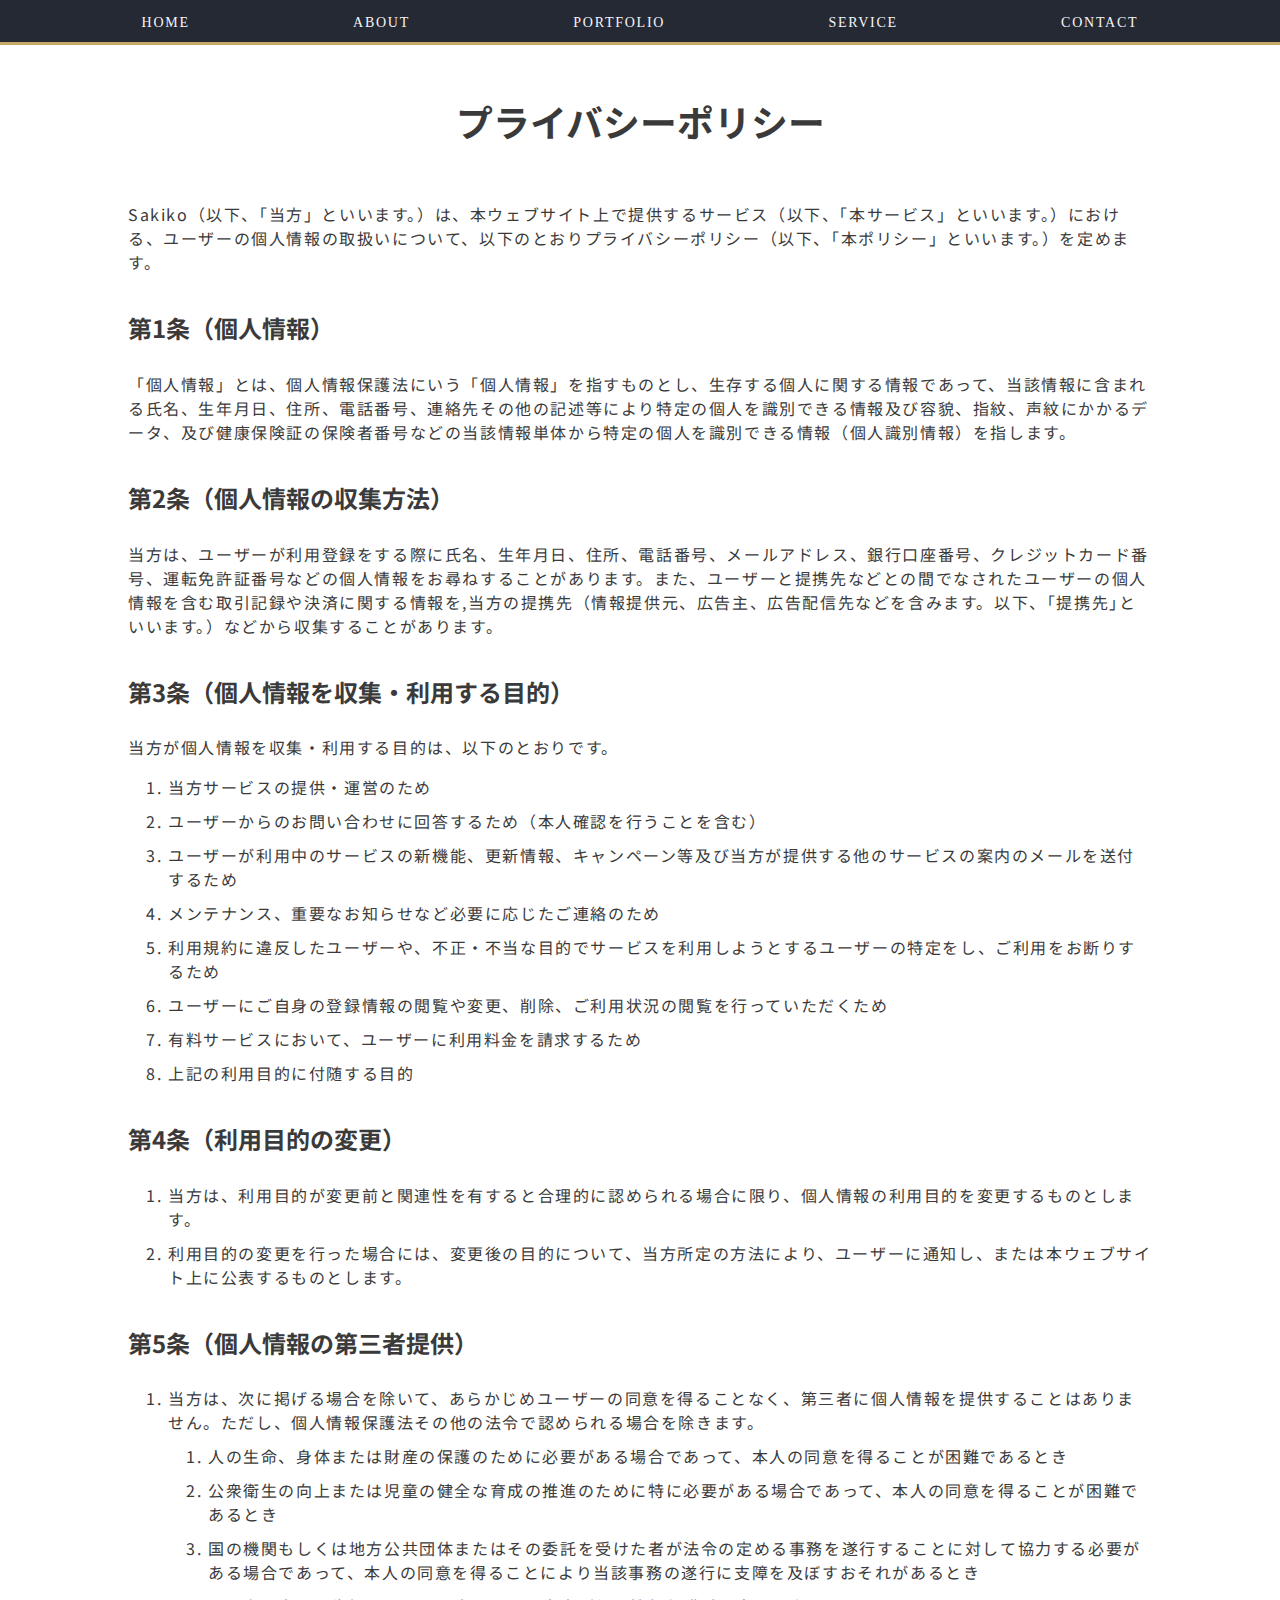
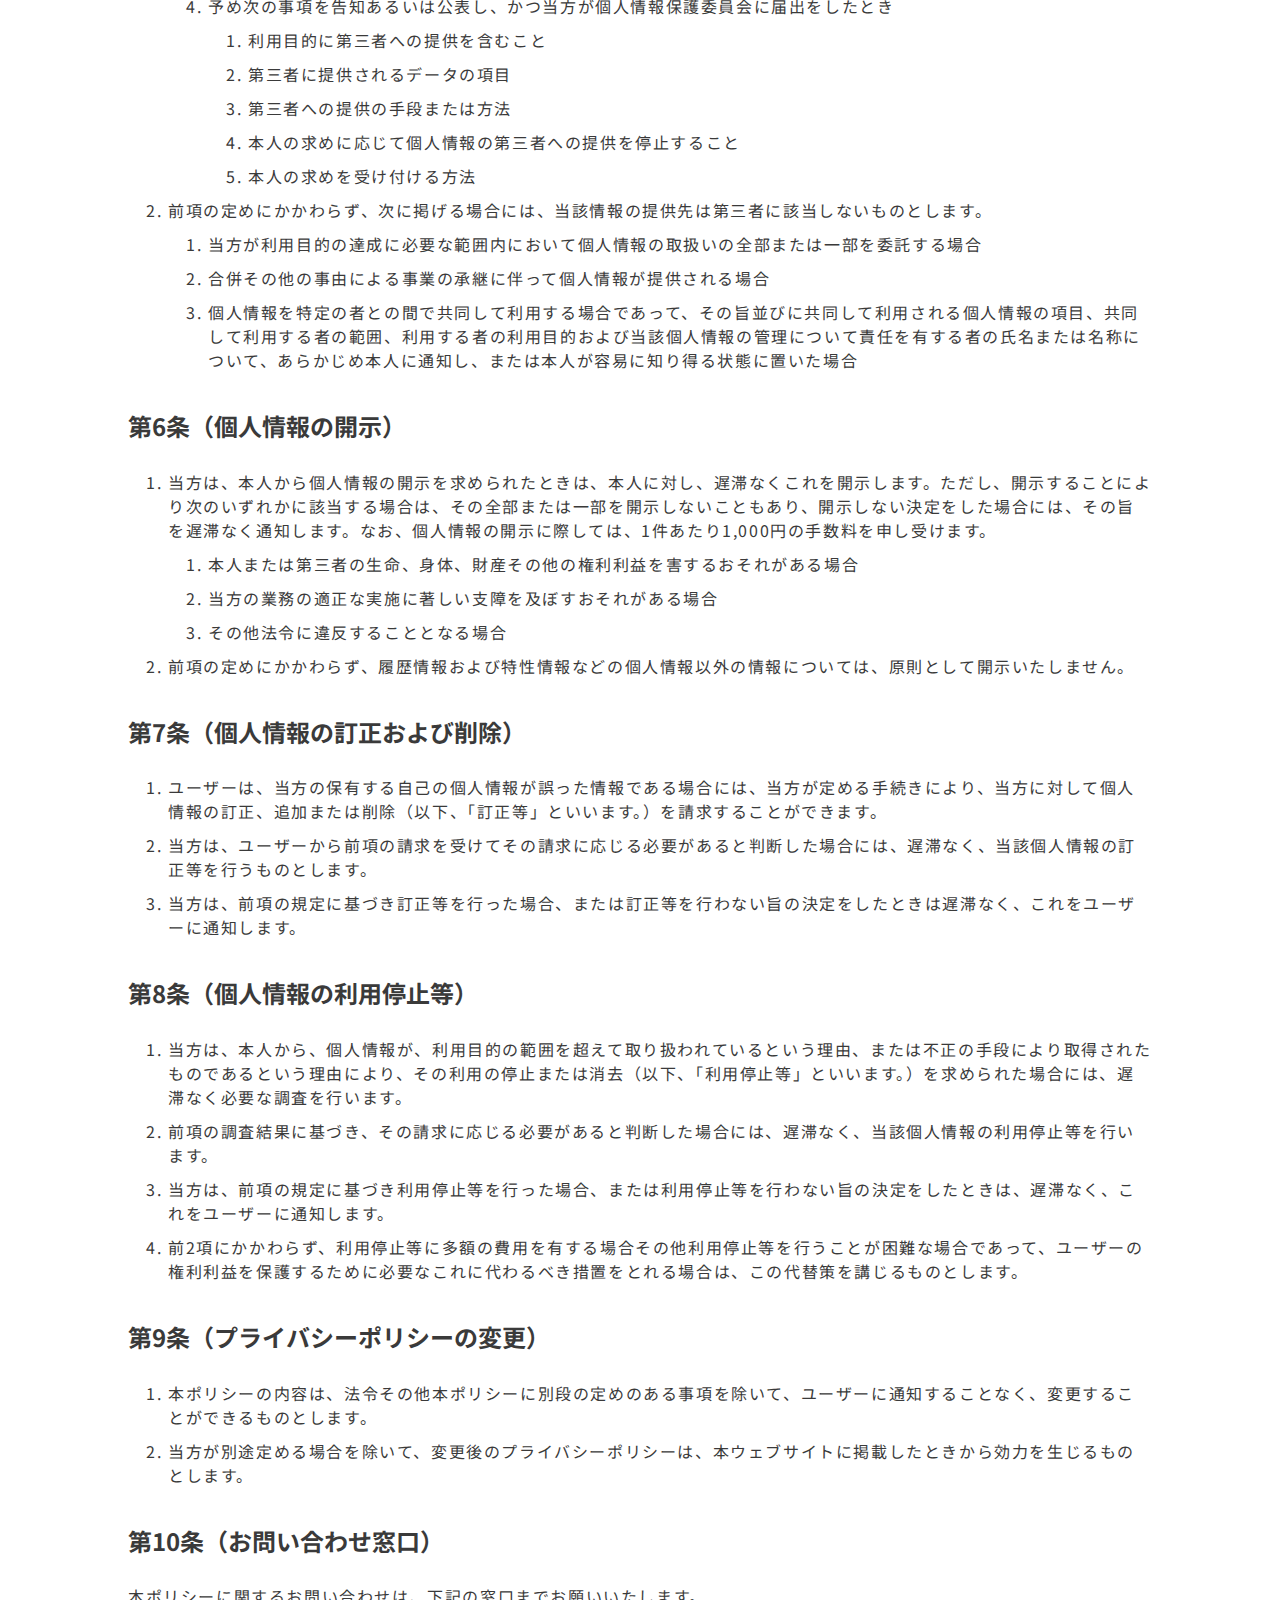
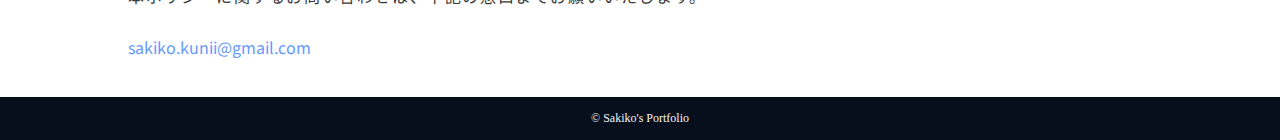
<file: privacy.html>
<!DOCTYPE html>
<html lang="ja">
  <head>
    <meta charset="utf-8">
    <meta name="robots" content="noindex,nofollow" />
    <title>プライバシーポリシー|Sakiko's Portfolio</title>
    <meta name="description" content="Webエンジニア「Sakiko」のポートフォリオサイトです。" />
    <meta name="viewport" content="width=device-width,minimum-scale=1,initial-scale=1">
    <meta http-equiv="X-UA-Compatible" content="IE=Edge">

    <link rel="shortcut icon" href="image/favicon.ico">

    <!-- 外部ファイルの読み込み -->
    <link rel="stylesheet" href="css/reset.css">
    <link rel="stylesheet" href="css/privacy.css">
    <script src="https://code.jquery.com/jquery-3.5.1.min.js"></script>
    <script src="https://ajax.googleapis.com/ajax/libs/jquery/3.5.1/jquery.min.js"></script>
    <script src="js/smooth-scroll.polyfills.min.js" defer></script>
    <script src="js/t.min.js" defer></script>
    <script src="js/main.js" defer></script>

    <!-- フォント -->
    <link rel="stylesheet" href="https://indestructibletype-fonthosting.github.io/renner.css" type="text/css" charset="utf-8" />
    <link rel="preconnect" href="https://fonts.googleapis.com">
    <link rel="preconnect" href="https://fonts.gstatic.com" crossorigin>
    <link href="https://fonts.googleapis.com/css2?family=Noto+Sans+JP&display=swap" rel="stylesheet">
  </head>
  
<body>
  <!-- ハンバーガーメニュー（SPのみ） -->
  <header class="hamburger">
    <div class="hamburger-btn">
      <span class="hamburger-btn_bar"></span>
      <span class="hamburger-btn_bar"></span>
      <span class="hamburger-btn_bar"></span>
    </div>
    <div class="hamburger-nav">
      <ul class="hamburger-nav_wrap">
        <li class="hamburger-nav_item"><a href="index.html#mainview">Home</a></li>
        <li class="hamburger-nav_item"><a href="index.html#about">About</a></li>
        <li class="hamburger-nav_item"><a href="index.html#portfolio">Portfolio</a></li>
        <li class="hamburger-nav_item"><a href="index.html#service">Service</a></li>
        <li class="hamburger-nav_item"><a href="index.html#contact">Contact</a></li>
      </ul>
    </div>
    <div class="hamburger-cover"></div>
  </header>

  <!-- nav（PCのみ） -->
  <nav class="nav-bar" id="nav">
    <ul class="nav-wrap contents">
      <li class="nav-item"><a href="index.html#mainview">Home</a></li>
      <li class="nav-item"><a href="index.html#about">About</a></li>
      <li class="nav-item"><a href="index.html#portfolio">Portfolio</a></li>
      <li class="nav-item"><a href="index.html#service">Service</a></li>
      <li class="nav-item"><a href="index.html#contact">Contact</a></li>
    </ul>
  </nav>

  <!-- プライバシーポリシー -->
  <h1 class="title">プライバシーポリシー</h1>
  <div class="privacy-contents">
    <div class="paragraph">
      <p class="paragraph-text">
        Sakiko（以下、「当方」といいます。）は、本ウェブサイト上で提供するサービス（以下、「本サービス」といいます。）における、ユーザーの個人情報の取扱いについて、以下のとおりプライバシーポリシー（以下、「本ポリシー」といいます。）を定めます。
      </p>
    </div>
    <div class="paragraph">
      <h2 class="subtitle">第1条（個人情報）</h2>
      <p class="paragraph-text">
        「個人情報」とは、個人情報保護法にいう「個人情報」を指すものとし、生存する個人に関する情報であって、当該情報に含まれる氏名、生年月日、住所、電話番号、連絡先その他の記述等により特定の個人を識別できる情報及び容貌、指紋、声紋にかかるデータ、及び健康保険証の保険者番号などの当該情報単体から特定の個人を識別できる情報（個人識別情報）を指します。
      </p>
    </div>
    <div class="paragraph">
      <h2 class="subtitle">第2条（個人情報の収集方法）</h2>
      <p class="paragraph-text">
        当方は、ユーザーが利用登録をする際に氏名、生年月日、住所、電話番号、メールアドレス、銀行口座番号、クレジットカード番号、運転免許証番号などの個人情報をお尋ねすることがあります。また、ユーザーと提携先などとの間でなされたユーザーの個人情報を含む取引記録や決済に関する情報を,当方の提携先（情報提供元、広告主、広告配信先などを含みます。以下、｢提携先｣といいます。）などから収集することがあります。
      </p>
    </div>
    <div class="paragraph">
      <h2 class="subtitle">第3条（個人情報を収集・利用する目的）</h2>
      <p class="paragraph-text">当方が個人情報を収集・利用する目的は、以下のとおりです。</p>
      <ol class="paragraph-text ol">
        <li class="paragraph-text li">当方サービスの提供・運営のため</li>
        <li class="paragraph-text li">ユーザーからのお問い合わせに回答するため（本人確認を行うことを含む）</li>
        <li class="paragraph-text li">ユーザーが利用中のサービスの新機能、更新情報、キャンペーン等及び当方が提供する他のサービスの案内のメールを送付するため</li>
        <li class="paragraph-text li">メンテナンス、重要なお知らせなど必要に応じたご連絡のため</li>
        <li class="paragraph-text li">利用規約に違反したユーザーや、不正・不当な目的でサービスを利用しようとするユーザーの特定をし、ご利用をお断りするため</li>
        <li class="paragraph-text li">ユーザーにご自身の登録情報の閲覧や変更、削除、ご利用状況の閲覧を行っていただくため</li>
        <li class="paragraph-text li">有料サービスにおいて、ユーザーに利用料金を請求するため</li>
        <li class="paragraph-text li">上記の利用目的に付随する目的</li>
      </ol>
    </div>
    <div class="paragraph">
      <h2 class="subtitle">第4条（利用目的の変更）</h2>
      <ol class="paragraph-text ol">
        <li class="paragraph-text li">当方は、利用目的が変更前と関連性を有すると合理的に認められる場合に限り、個人情報の利用目的を変更するものとします。</li>
        <li class="paragraph-text li">利用目的の変更を行った場合には、変更後の目的について、当方所定の方法により、ユーザーに通知し、または本ウェブサイト上に公表するものとします。</li>
      </ol>
    </div>
    <div class="paragraph">
      <h2 class="subtitle">第5条（個人情報の第三者提供）</h2>
      <ol class="paragraph-text ol">
        <li class="paragraph-text li">
          当方は、次に掲げる場合を除いて、あらかじめユーザーの同意を得ることなく、第三者に個人情報を提供することはありません。ただし、個人情報保護法その他の法令で認められる場合を除きます。
          <ol class="paragraph-text ol">
            <li class="paragraph-text li top">人の生命、身体または財産の保護のために必要がある場合であって、本人の同意を得ることが困難であるとき</li>
            <li class="paragraph-text li">公衆衛生の向上または児童の健全な育成の推進のために特に必要がある場合であって、本人の同意を得ることが困難であるとき</li>
            <li class="paragraph-text li">国の機関もしくは地方公共団体またはその委託を受けた者が法令の定める事務を遂行することに対して協力する必要がある場合であって、本人の同意を得ることにより当該事務の遂行に支障を及ぼすおそれがあるとき</li>
            <li class="paragraph-text li">
              予め次の事項を告知あるいは公表し、かつ当方が個人情報保護委員会に届出をしたとき
              <ol class="paragraph-text ol">
                <li class="paragraph-text li top">利用目的に第三者への提供を含むこと</li>
                <li class="paragraph-text li">第三者に提供されるデータの項目</li>
                <li class="paragraph-text li">第三者への提供の手段または方法</li>
                <li class="paragraph-text li">本人の求めに応じて個人情報の第三者への提供を停止すること</li>
                <li class="paragraph-text li">本人の求めを受け付ける方法</li>
              </ol>
            </li>
          </ol>
        </li>
        <li class="paragraph-text li">
          前項の定めにかかわらず、次に掲げる場合には、当該情報の提供先は第三者に該当しないものとします。
          <ol class="paragraph-text ol">
            <li class="paragraph-text li top">当方が利用目的の達成に必要な範囲内において個人情報の取扱いの全部または一部を委託する場合</li>
            <li class="paragraph-text li">合併その他の事由による事業の承継に伴って個人情報が提供される場合</li>
            <li class="paragraph-text li">個人情報を特定の者との間で共同して利用する場合であって、その旨並びに共同して利用される個人情報の項目、共同して利用する者の範囲、利用する者の利用目的および当該個人情報の管理について責任を有する者の氏名または名称について、あらかじめ本人に通知し、または本人が容易に知り得る状態に置いた場合</li>
          </ol>
        </li>
      </ol>
    </div>
    <div class="paragraph">
      <h2 class="subtitle">第6条（個人情報の開示）</h2>
      <ol class="paragraph-text ol">
        <li class="paragraph-text li">
          当方は、本人から個人情報の開示を求められたときは、本人に対し、遅滞なくこれを開示します。ただし、開示することにより次のいずれかに該当する場合は、その全部または一部を開示しないこともあり、開示しない決定をした場合には、その旨を遅滞なく通知します。なお、個人情報の開示に際しては、1件あたり1,000円の手数料を申し受けます。
          <ol class="paragraph-text ol">
            <li class="paragraph-text li top">本人または第三者の生命、身体、財産その他の権利利益を害するおそれがある場合</li>
            <li class="paragraph-text li">当方の業務の適正な実施に著しい支障を及ぼすおそれがある場合</li>
            <li class="paragraph-text li">その他法令に違反することとなる場合</li>
          </ol>
        </li>
        <li class="paragraph-text li">前項の定めにかかわらず、履歴情報および特性情報などの個人情報以外の情報については、原則として開示いたしません。</li>
      </ol>
    </div>
    <div class="paragraph">
      <h2 class="subtitle">第7条（個人情報の訂正および削除）</h2>
      <ol class="paragraph-text ol">
        <li class="paragraph-text li">ユーザーは、当方の保有する自己の個人情報が誤った情報である場合には、当方が定める手続きにより、当方に対して個人情報の訂正、追加または削除（以下、「訂正等」といいます。）を請求することができます。</li>
        <li class="paragraph-text li">当方は、ユーザーから前項の請求を受けてその請求に応じる必要があると判断した場合には、遅滞なく、当該個人情報の訂正等を行うものとします。</li>
        <li class="paragraph-text li">当方は、前項の規定に基づき訂正等を行った場合、または訂正等を行わない旨の決定をしたときは遅滞なく、これをユーザーに通知します。</li>
      </ol>
    </div>
    <div class="paragraph">
      <h2 class="subtitle">第8条（個人情報の利用停止等）</h2>
      <ol class="paragraph-text ol">
        <li class="paragraph-text li">当方は、本人から、個人情報が、利用目的の範囲を超えて取り扱われているという理由、または不正の手段により取得されたものであるという理由により、その利用の停止または消去（以下、「利用停止等」といいます。）を求められた場合には、遅滞なく必要な調査を行います。</li>
        <li class="paragraph-text li">前項の調査結果に基づき、その請求に応じる必要があると判断した場合には、遅滞なく、当該個人情報の利用停止等を行います。</li>
        <li class="paragraph-text li">当方は、前項の規定に基づき利用停止等を行った場合、または利用停止等を行わない旨の決定をしたときは、遅滞なく、これをユーザーに通知します。</li>
        <li class="paragraph-text li">前2項にかかわらず、利用停止等に多額の費用を有する場合その他利用停止等を行うことが困難な場合であって、ユーザーの権利利益を保護するために必要なこれに代わるべき措置をとれる場合は、この代替策を講じるものとします。</li>
      </ol>
    </div>
    <div class="paragraph">
      <h2 class="subtitle">第9条（プライバシーポリシーの変更）</h2>
      <ol class="paragraph-text ol">
        <li class="paragraph-text li">本ポリシーの内容は、法令その他本ポリシーに別段の定めのある事項を除いて、ユーザーに通知することなく、変更することができるものとします。</li>
        <li class="paragraph-text li">当方が別途定める場合を除いて、変更後のプライバシーポリシーは、本ウェブサイトに掲載したときから効力を生じるものとします。</li>
      </ol>
    </div>
    <div class="paragraph">
      <h2 class="subtitle">第10条（お問い合わせ窓口）</h2>
      <p class="paragraph-text">本ポリシーに関するお問い合わせは、下記の窓口までお願いいたします。</p>
      <a href="mailto:sakiko.kunii@gmail.com" class="email">sakiko.kunii@gmail.com</a>
    </div>
  </div>

  <footer class="footer">
    <p class="copyright">&copy; Sakiko's Portfolio</p>
  </footer>
</body>
</html>
</file>
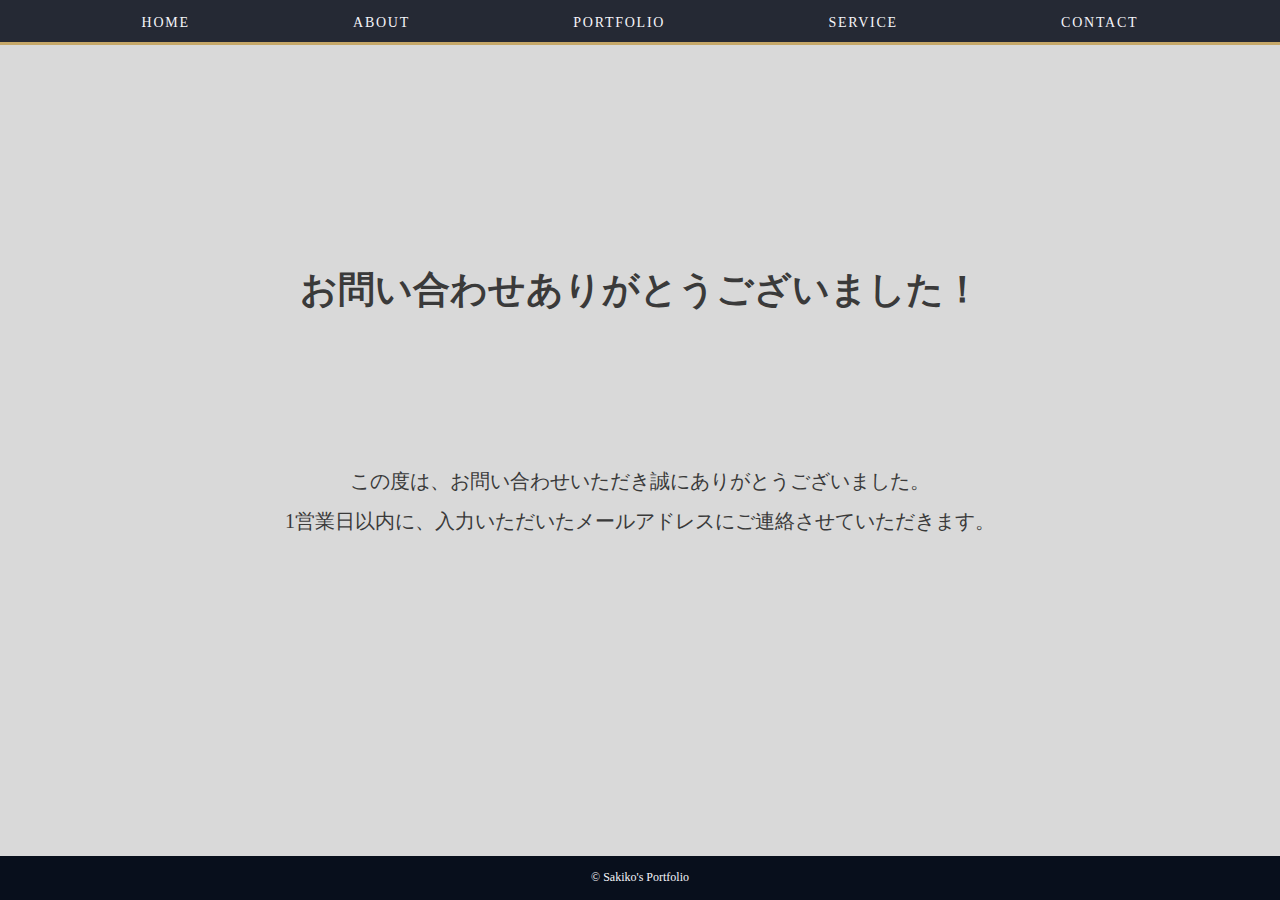
<file: thanks.html>
<!DOCTYPE html>
<html lang="ja">
  <head>
    <meta charset="utf-8">
    <meta name="robots" content="noindex,nofollow" />
    <title>お問い合わせ受付|Sakiko's Portfolio</title>
    <meta name="description" content="Webエンジニア「Sakiko」のポートフォリオサイトです。" />
    <meta name="viewport" content="width=device-width,minimum-scale=1,initial-scale=1">
    <meta http-equiv="X-UA-Compatible" content="IE=Edge">

    <link rel="shortcut icon" href="image/favicon.ico">

    <!-- 外部ファイルの読み込み -->
    <link rel="stylesheet" href="css/reset.css">
    <link rel="stylesheet" href="css/thanks.css">
    <script src="https://code.jquery.com/jquery-3.5.1.min.js"></script>
    <script src="https://ajax.googleapis.com/ajax/libs/jquery/3.5.1/jquery.min.js"></script>
    <script src="js/smooth-scroll.polyfills.min.js" defer></script>
    <script src="js/t.min.js" defer></script>
    <script src="js/main.js" defer></script>

    <!-- フォント -->
    <link rel="stylesheet" href="https://indestructibletype-fonthosting.github.io/renner.css" type="text/css" charset="utf-8" />
    <link rel="preconnect" href="https://fonts.googleapis.com">
    <link rel="preconnect" href="https://fonts.gstatic.com" crossorigin>
    <link href="https://fonts.googleapis.com/css2?family=Noto+Sans+JP&display=swap" rel="stylesheet">
  </head>
  
<body>
  <!-- ハンバーガーメニュー（SPのみ） -->
  <header class="hamburger">
    <div class="hamburger-btn">
      <span class="hamburger-btn_bar"></span>
      <span class="hamburger-btn_bar"></span>
      <span class="hamburger-btn_bar"></span>
    </div>
    <div class="hamburger-nav">
      <ul class="hamburger-nav_wrap">
        <li class="hamburger-nav_item"><a href="index.html#mainview">Home</a></li>
        <li class="hamburger-nav_item"><a href="index.html#about">About</a></li>
        <li class="hamburger-nav_item"><a href="index.html#portfolio">Portfolio</a></li>
        <li class="hamburger-nav_item"><a href="index.html#service">Service</a></li>
        <li class="hamburger-nav_item"><a href="index.html#contact">Contact</a></li>
      </ul>
    </div>
    <div class="hamburger-cover"></div>
  </header>

  <!-- nav（PCのみ） -->
  <nav class="nav-bar" id="nav">
    <ul class="nav-wrap contents">
      <li class="nav-item"><a href="index.html#mainview">Home</a></li>
      <li class="nav-item"><a href="index.html#about">About</a></li>
      <li class="nav-item"><a href="index.html#portfolio">Portfolio</a></li>
      <li class="nav-item"><a href="index.html#service">Service</a></li>
      <li class="nav-item"><a href="index.html#contact">Contact</a></li>
    </ul>
  </nav>

  <!-- お問い合せ完了 -->
  <section class="done">
    <div class="done-content">
      <h1 class="done-title">お問い合わせありがとうございました！</h1>
      <p class="done-text">
        この度は、お問い合わせいただき誠にありがとうございました。<br>
        1営業日以内に、入力いただいたメールアドレスにご連絡させていただきます。
      </p>
    </div>
  </section>

  <footer class="footer">
    <p class="copyright">&copy; Sakiko's Portfolio</p>
  </footer>
</body>
</html>
</file>
<file: css/privacy.css>
/* 
色
mainview背景：#252934 #080f1c #115d89
金：#C6A869
白：#F5F5FA
グレー：#D9D9D9
文字：#3A3A3A

フォント
Futura：font-family: 'Renner*';
Noto：font-family: 'Noto Sans JP', sans-serif;
*/

html {
  font-size: 100%;
  font-family: 'Renner*';
  color: #3A3A3A;
}

a {
  display: block;
}

img {
  max-width: 100%;
}

/* ------------------ nav ------------------ */
.nav-bar{
  background-color: #252934;
  border-bottom: 3px solid #C6A869;
  width: 100%;
}

.nav-bar{
  position: fixed;
  z-index: 100;
  top: 0;
  left: 0;
  -webkit-backface-visibility: hidden;
  backface-visibility: hidden;
}

.nav-wrap{
  display: flex;
  padding: 14.5px 0 11.5px 0;
  justify-content: space-around;
  max-width: 1160px;
  margin: 0 auto;
}

.nav-item{
  font-size: 0.875rem;
  letter-spacing: 0.125em;
  color: #F5F5FA;
  font-weight: 500;
  text-transform: uppercase;
}

.nav-item:hover{
  color: #C6A869;
}

@media screen and (max-width: 760px){
  .nav-bar{
    display: none;
  }
}
/* ------------------ /nav ------------------ */

/* ------------------ ハンバーガーメニュー ------------------ */
.hamburger{
  display: none;
}

@media screen and (max-width: 760px){
  .hamburger{
    display: inline-block;
    position: fixed;
    top: 0;
    right: 0;
    z-index: 100;
  }

  .hamburger-btn{
    width: 75px;
    height: 75px;
    text-align: center;
    padding: 10px 0 10px 0;
    background-color: #252934;
    position: relative;
    cursor: pointer;
    z-index: 150;
  }

  .hamburger-btn_bar{
    display: inline-block;
    width: 35px;
    height: 2px;
    background-color: #F5F5FA;
    position: absolute;
    transition: all 0.5s;
  }

  .hamburger-btn_bar:nth-child(1){
    top: 26px;
    left: 20.5px;
  }
  .hamburger-btn_bar.active:nth-child(1){
    transform: rotate(45deg);
    top: 50%;
  }

  .hamburger-btn_bar:nth-child(2){
    top: 37px;
    left: 20.5px;
  }
  .hamburger-btn_bar.active:nth-child(2){
    background-color: rgba(255, 255, 255, 0);
  }

  .hamburger-btn_bar:nth-child(3){
    top: 48px;
    left: 20.5px;
  }
  .hamburger-btn_bar.active:nth-child(3){
    transform: rotate(-45deg);
    top: 50%;
  }

  .hamburger-nav{
    opacity: 0;
    position: fixed;
    top: 0;
    left: 0;
    z-index: 100;
    transition: all 0.5s;
    pointer-events: none;
  }
  .hamburger-nav.active{
    opacity: 1;
    pointer-events: auto;
  }

  .hamburger-nav_wrap{
    width: 100vw;
    margin-top: 100px;
    text-align: center;
    color: #F5F5FA;
    font-size: 1.5rem;
    line-height: 3;
    font-weight: 500;
  }

  .hamburger-cover{
    background-image: linear-gradient(0deg, #4f4f50, #0f141c, #080f1c);
    width: 100vw;
    height: 100vh;
    position: fixed;
    top: 0;
    left: 0;
    opacity: 0;
    pointer-events: none;
  }
  .hamburger-cover.active{
    opacity: 1;
  }
}
/* ------------------ /ハンバーガーメニュー ------------------ */

/* ------------------ プライバシーポリシー ------------------ */
.title{
  margin-top: 100px;
  margin-bottom: 60px;
  font-size: 2.3rem;
  font-weight: bold;
  text-align: center;
  font-family: 'Noto Sans JP', sans-serif;
}

.privacy-contents{
  width: 80%;
  margin: 0 auto;
  font-family: 'Noto Sans JP', sans-serif;
}

.subtitle{
  font-size: 1.5rem;
  font-weight: bold;
  margin-bottom: 30px;
}

.paragraph{
  margin-bottom: 40px;
}

.paragraph-text{
  font-size: 1rem;
  line-height: 1.5em;
  letter-spacing: 0.1em;
}

.ol, .li{
  margin-bottom: 10px;
}

.email{
  color:#6699FF;
  font-family: 'Noto Sans JP', sans-serif;
  margin-top: 30px;
}

.top{
  padding-top: 10px;
}

@media screen and (max-width: 760px){
  .title{
    font-size: 1.5rem;
    margin-bottom: 30px;
  }

  .privacy-contents{
    width: 90%;
  }

  .subtitle{
    font-size: 1.25rem;
    margin-bottom: 20px;
  }

  .paragraph{
    margin-bottom: 30px;
  }

  .paragraph-text{
    font-size: 0.875rem;
    line-height: 1.25em;
  }

  .ol, .li{
    margin-bottom: 5px;
  }

  .email{
    margin-top: 20px;
  }
  
  .top{
    padding-top:5px;
  }
}
/* ------------------ /プライバシーポリシー ------------------ */

/* ------------------ footer ------------------ */
.footer{
  background-color:#080f1c;
  color:#F5F5FA;
  text-align: center;
}

.copyright{
  font-size: 0.75rem;
  padding: 15px 0;
}
/* ------------------ /footer ------------------ */
</file>
<file: css/thanks.css>
/* 
色
mainview背景：#252934 #080f1c #115d89
金：#C6A869
白：#F5F5FA
グレー：#D9D9D9
文字：#3A3A3A

フォント
Futura：font-family: 'Renner*';
Noto：font-family: 'Noto Sans JP', sans-serif;
*/

html {
  font-size: 100%;
  font-family: 'Renner*';
  color: #3A3A3A;
}

a {
  display: block;
}

img {
  max-width: 100%;
}

body{
  background-color: #D9D9D9;
}

/* ------------------ nav ------------------ */
.nav-bar{
  background-color: #252934;
  border-bottom: 3px solid #C6A869;
  width: 100%;
}

.nav-bar{
  position: fixed;
  z-index: 100;
  top: 0;
  left: 0;
  -webkit-backface-visibility: hidden;
  backface-visibility: hidden;
}

.nav-wrap{
  display: flex;
  padding: 14.5px 0 11.5px 0;
  justify-content: space-around;
  max-width: 1160px;
  margin: 0 auto;
}

.nav-item{
  font-size: 0.875rem;
  letter-spacing: 0.125em;
  color: #F5F5FA;
  font-weight: 500;
  text-transform: uppercase;
}

.nav-item:hover{
  color: #C6A869;
}

@media screen and (max-width: 760px){
  .nav-bar{
    display: none;
  }
}
/* ------------------ /nav ------------------ */

/* ------------------ ハンバーガーメニュー ------------------ */
.hamburger{
  display: none;
}

@media screen and (max-width: 760px){
  .hamburger{
    display: inline-block;
    position: fixed;
    top: 0;
    right: 0;
    z-index: 100;
  }

  .hamburger-btn{
    width: 75px;
    height: 75px;
    text-align: center;
    padding: 10px 0 10px 0;
    background-color: #252934;
    position: relative;
    cursor: pointer;
    z-index: 150;
  }

  .hamburger-btn_bar{
    display: inline-block;
    width: 35px;
    height: 2px;
    background-color: #F5F5FA;
    position: absolute;
    transition: all 0.5s;
  }

  .hamburger-btn_bar:nth-child(1){
    top: 26px;
    left: 20.5px;
  }
  .hamburger-btn_bar.active:nth-child(1){
    transform: rotate(45deg);
    top: 50%;
  }

  .hamburger-btn_bar:nth-child(2){
    top: 37px;
    left: 20.5px;
  }
  .hamburger-btn_bar.active:nth-child(2){
    background-color: rgba(255, 255, 255, 0);
  }

  .hamburger-btn_bar:nth-child(3){
    top: 48px;
    left: 20.5px;
  }
  .hamburger-btn_bar.active:nth-child(3){
    transform: rotate(-45deg);
    top: 50%;
  }

  .hamburger-nav{
    opacity: 0;
    position: fixed;
    top: 0;
    left: 0;
    z-index: 100;
    transition: all 0.5s;
    pointer-events: none;
  }
  .hamburger-nav.active{
    opacity: 1;
    pointer-events: auto;
  }

  .hamburger-nav_wrap{
    width: 100vw;
    margin-top: 100px;
    text-align: center;
    color: #F5F5FA;
    font-size: 1.5rem;
    line-height: 3;
    font-weight: 500;
  }
  
  .hamburger-cover{
    background-image: linear-gradient(0deg, #4f4f50, #0f141c, #080f1c);
    width: 100vw;
    height: 100vh;
    position: fixed;
    top: 0;
    left: 0;
    opacity: 0;
    pointer-events: none;
  }
  .hamburger-cover.active{
    opacity: 1;
  }
}
/* ------------------ /ハンバーガーメニュー ------------------ */

.done-content{
  width: 60%;
  position: absolute;
  top: 45%;
  left: 50%;
  transform: translate(-50%, -50%);
}

.done-title{
  font-size: 2.3rem;
  text-align: center;
  font-weight: bold;
  margin-bottom: 150px;
}

.done-text{
  font-size: 1.25rem;
  text-align: center;
  line-height: 2em;
}

@media screen and (max-width: 760px){
  .done-content{
    width: 90%;
    top: 50%;
  }
  
  .done-title{
    font-size: 1.5rem;
    margin-bottom: 60px;
  }
  
  .done-text{
    font-size: 0.875rem;
    line-height: 1.125em;
  }
}

/* ------------------ footer ------------------ */
.footer{
  background-color:#080f1c;
  color:#F5F5FA;
  text-align: center;
  position: fixed;
  bottom:0;
  left:0;
  width: 100vw;
}

.copyright{
  font-size: 0.75rem;
  padding: 15px 0;
}
/* ------------------ /footer ------------------ */
</file>
